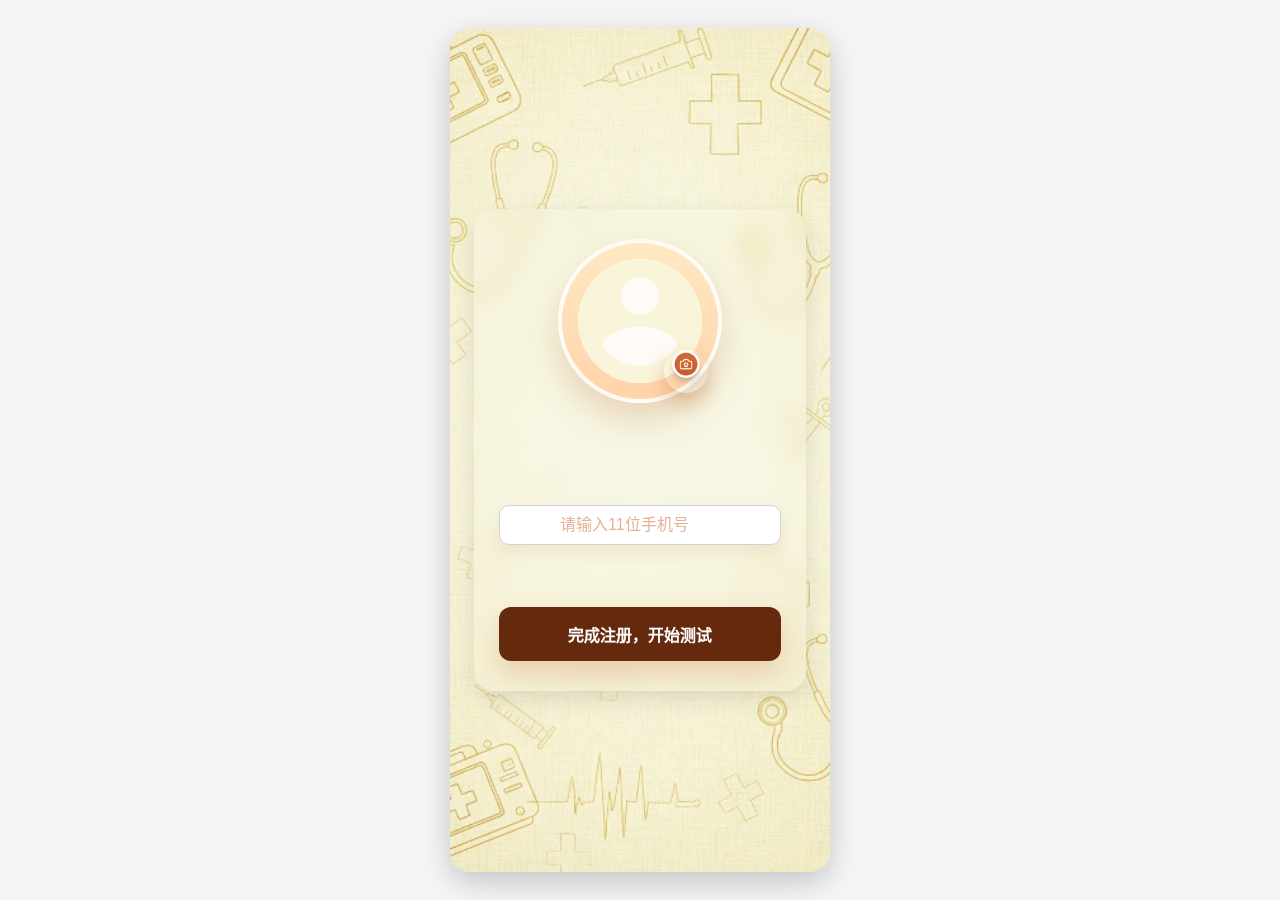
<file: index.html>
<!DOCTYPE html>
<html lang="zh-CN">
<head>
    <meta charset="UTF-8">
    <meta name="viewport" content="width=device-width, initial-scale=1.0, viewport-fit=cover, maximum-scale=1.0">
    <title>医生职业人格测试</title>
    <link rel="stylesheet" href="style.css">
</head>
<body>
    <div id="app">
        <!-- 页面内容将通过JavaScript动态生成 -->
    </div>

    <script>
        // 页面加载时检查用户状态
window.onload = function() {
    // 先检查 URL 参数（保持原有功能）
    if (checkUrlParams()) {
        return;
    }
    
    // 检查用户是否注册
    const userInfo = localStorage.getItem('userInfo');
    if (!userInfo || !JSON.parse(userInfo).registered) {
        // 如果未注册，跳转到注册页面
        window.location.href = 'register.html';
        return;
    }
    
    // 如果已注册，显示开始页面
    renderStartPage();
};
        // 完整的测试数据
        const testData = {
            questions: [
                {
                    id: 1,
                    text: "面对一个情绪激动、对治疗方案充满疑虑的患者家属，你首先会？",
                    options: [
                        { text: "用解剖图、数据和文献，清晰解释方案的原理和必要性。", scores: { 'A1': 1 } },
                        { text: "先安抚他的情绪，表示理解他的担心，建立信任关系。", scores: { 'A2': 1 } },
                        { text: "明确告诉他目前的最佳选择是什么，以及犹豫可能带来的后果。", scores: { 'A3': 1 } },
                        { text: "专注于演示治疗的关键步骤，用专业技艺打消技术性质疑。", scores: { 'A4': 1 } }
                    ]
                },
                {
                    id: 2,
                    text: "在科室团队建设中，你认为自己最能发挥价值的贡献是？",
                    options: [
                        { text: "确保每个人都清楚并遵守工作流程和规范，减少差错。", scores: { 'B1': 1 } },
                        { text: "分享前沿知识或带教年轻医生，提升团队整体水平。", scores: { 'B2': 1 } },
                        { text: "组织团建活动，或在冲突时充当'和事佬'，增强凝聚力。", scores: { 'B3': 1 } },
                        { text: "解决一个困扰大家已久的技术难题，或优化操作流程。", scores: { 'B4': 1 } }
                    ]
                },
                {
                    id: 3,
                    text: "最能让你从日常繁重工作中获得深层满足感的是？",
                    options: [
                        { text: "看到经手的每一个病例都流程规范、结果完美。", scores: { 'C1': 1 } },
                        { text: "成功完成了一台超高难度的手术，或诊断了一个罕见病。", scores: { 'C2': 1 } },
                        { text: "收到患者发自内心的感谢，或看到团队其乐融融。", scores: { 'C3': 1 } },
                        { text: "学习并掌握了一项全新技术，或对某个疾病有了全新认知。", scores: { 'C4': 1 } }
                    ]
                },
                {
                    id: 4,
                    text: "当你的诊疗意见在科室会议上被挑战时，你通常：",
                    options: [
                        { text: "准备更多支持性数据，乐于进行一场理性的学术辩论。", scores: { 'A1': 1 } },
                        { text: "更关注对方情绪和立场，尝试寻找一个双方都能接受的共识点。", scores: { 'A2': 1 } },
                        { text: "直指问题的核心，要求对方提出更具操作性的替代方案。", scores: { 'A3': 1 } },
                        { text: "认为实践是检验真理的标准，提议用实际效果或模拟来验证。", scores: { 'A4': 1 } }
                    ]
                },
                {
                    id: 5,
                    text: "在接手一个新项目时，你最先关注的问题是：",
                    options: [
                        { text: "我们的标准操作流程和质控点在哪里？", scores: { 'B1': 1 } },
                        { text: "这个项目的长远意义是什么？如何激发团队的热情？", scores: { 'B2': 1 } },
                        { text: "项目成员各自的优势和想法是什么？如何合理分工协作？", scores: { 'B3': 1 } },
                        { text: "项目的核心技术瓶颈是什么？如何解决它？", scores: { 'B4': 1 } }
                    ]
                },
                {
                    id: 6,
                    text: "你选择医生这个职业，内心深处最持久的驱动力是？",
                    options: [
                        { text: "履行'健康所系，性命相托'的社会责任与承诺。", scores: { 'C1': 1 } },
                        { text: "享受战胜疾病、突破生命科学极限带来的成就感。", scores: { 'C2': 1 } },
                        { text: "渴望与人建立深刻的连接，并通过帮助他人实现价值。", scores: { 'C3': 1 } },
                        { text: "对人类身体的奥秘和医学的未知领域充满无限好奇。", scores: { 'C4': 1 } }
                    ]
                },
                {
                    id: 7,
                    text: "在处理一份复杂的患者病历时，你更倾向于：",
                    options: [
                        { text: "制作详细的 timeline 和逻辑关系图，让病情演变一目了然。", scores: { 'A1': 1 } },
                        { text: "在记录中特别关注患者的心理状态和社会家庭因素。", scores: { 'A2': 1 } },
                        { text: "快速提炼出关键问题和待办事项列表，指导后续行动。", scores: { 'A3': 1 } },
                        { text: "对其中异常的影像学或检验指标进行深度挖掘和分析。", scores: { 'A4': 1 } }
                    ]
                },
                {
                    id: 8,
                    text: "如果让你为科室设计一个新的制度，你的重点是：",
                    options: [
                        { text: "确保制度的公平、稳定和可持续性，人人明确职责。", scores: { 'B1': 1 } },
                        { text: "制度要能鼓励创新和学习，为未来发展留出空间。", scores: { 'B2': 1 } },
                        { text: "制度要经过充分讨论，得到大多数人的认同，便于执行。", scores: { 'B3': 1 } },
                        { text: "制度必须能解决当前最影响效率的具体问题。", scores: { 'B4': 1 } }
                    ]
                },
                {
                    id: 9,
                    text: "在个人职业发展上，你更看重：",
                    options: [
                        { text: "在一个专业领域内成为最可靠、最资深的专家。", scores: { 'C1': 1 } },
                        { text: "不断攀登技术高峰，成为该领域内的'第一人'。", scores: { 'C2': 1 } },
                        { text: "建立一个有良好口碑和患者信任度的医疗团队。", scores: { 'C3': 1 } },
                        { text: "拥有探索不同亚专业、涉足交叉学科的自由度。", scores: { 'C4': 1 } }
                    ]
                }
            ],
            
            dimensions: {
                'A1': { name: '猫头鹰', type: '行为风格', icon: '🦉' },
                'A2': { name: '海豚', type: '行为风格', icon: '🐬' },
                'A3': { name: '狼', type: '行为风格', icon: '🐺' },
                'A4': { name: '猎豹', type: '行为风格', icon: '🐆' },
                'B1': { name: '基石', type: '团队角色', icon: '🧱' },
                'B2': { name: '灯塔', type: '团队角色', icon: '💡' },
                'B3': { name: '桥梁', type: '团队角色', icon: '🌉' },
                'B4': { name: '齿轮', type: '团队角色', icon: '⚙️' },
                'C1': { name: '大地', type: '核心驱动力', icon: '🌍' },
                'C2': { name: '火', type: '核心驱动力', icon: '🔥' },
                'C3': { name: '水', type: '核心驱动力', icon: '💧' },
                'C4': { name: '风', type: '核心驱动力', icon: '🌪️' }
            },
            
            results: {
    // 猫头鹰系列 (16种)
    'A1-B1-C1': {
        name: '逻辑的守护者',
        description: '你是一位严谨的体系构建者。你的思维如猫头鹰般冷静清晰，天然信赖逻辑与证据。在团队中，你是基石般的存在，致力于建立和维护稳固、可靠的医疗秩序。你内心的大地般厚重的责任感，让你将"零差错"视为最高追求。'
    },
    'A1-B1-C2': {
        name: '理性的革新者',
        description: '你以猫头鹰的逻辑构建基石般的稳定体系，却内心燃烧着火焰般的革新热情。你在保持严谨的同时，不断寻求技术突破，是医疗质量与技术创新并重的典范。'
    },
    'A1-B1-C3': {
        name: '秩序的关怀者',
        description: '你用猫头鹰的理性守护医疗秩序，同时怀抱着水一般的仁爱之心。你在严谨的流程中注入人文关怀，让冰冷的制度拥有温度。'
    },
    'A1-B1-C4': {
        name: '系统的探索者',
        description: '你以基石般的稳定支撑着医疗系统，却如风般渴望探索新知。你在维护秩序的同时，不断为体系注入新的知识与理念。'
    },
    'A1-B2-C1': {
        name: '严谨的引路人',
        description: '你如猫头鹰般逻辑严密，如灯塔般指引方向，内心坚守着大地的责任感。你是年轻医生最信赖的导师，用严谨的态度照亮后辈的道路。'
    },
    'A1-B2-C2': {
        name: '理性的启迪者',
        description: '你以逻辑启迪智慧，以热情点燃创新。在传道授业中，你既保持学术的严谨，又鼓励技术的突破。'
    },
    'A1-B2-C3': {
        name: '温暖的学者',
        description: '你兼具学者的严谨与师者的温暖，在传授知识的同时更注重培养医者仁心。'
    },
    'A1-B2-C4': {
        name: '开放的导师',
        description: '你以严谨的学术态度为基础，却保持开放的思维，鼓励学生探索多元的医学可能性。'
    },
    'A1-B3-C1': {
        name: '理性的协调者',
        description: '你用逻辑搭建沟通的桥梁，以责任感维系团队的稳定。在协调各方时，你总能找到最合理的解决方案。'
    },
    'A1-B3-C2': {
        name: '高效的联络官',
        description: '你以逻辑分析促进团队协作，以技术追求驱动效率提升，是跨科室合作的关键人物。'
    },
    'A1-B3-C3': {
        name: '共情的分析师',
        description: '你既能用逻辑分析问题，又能用共情理解各方需求，在复杂的人际网络中游刃有余。'
    },
    'A1-B3-C4': {
        name: '创新的沟通者',
        description: '你在维系团队和谐的同时，不断引入新的沟通方式和协作理念。'
    },
    'A1-B4-C1': {
        name: '精密的工程师',
        description: '你如精密的齿轮般驱动技术流程，以猫头鹰的严谨确保每个环节的准确无误。'
    },
    'A1-B4-C2': {
        name: '技术的架构师',
        description: '你既注重技术的精准执行，又追求技术的突破创新，是医疗技术发展的中坚力量。'
    },
    'A1-B4-C3': {
        name: '人本的技师',
        description: '你在追求技术完美的同时，不忘技术服务于人的本质，让高科技充满人文温度。'
    },
    'A1-B4-C4': {
        name: '前沿的工匠',
        description: '你以工匠精神打磨技术，以前沿视野探索可能，在专业领域不断开疆拓土。'
    },

    // 海豚系列 (16种)
    'A2-B1-C1': {
        name: '温暖的守护者',
        description: '你如海豚般温暖共情，如基石般可靠稳定，用关怀与责任共同守护医疗质量。'
    },
    'A2-B1-C2': {
        name: '激情的维稳者',
        description: '你在维护医疗秩序的同时，用激情感染团队，让稳定的体系充满活力。'
    },
    'A2-B1-C3': {
        name: '仁爱的基石',
        description: '你以仁爱之心行严谨之事，在恪守规范的同时给予患者最大的情感支持。'
    },
    'A2-B1-C4': {
        name: '开放的守护者',
        description: '你在守护传统价值的同时，保持开放的心态，为医疗体系注入新的关怀理念。'
    },
    'A2-B2-C1': {
        name: '心灵的导师',
        description: '你不仅传授知识技能，更注重培养医者仁心，是学生心灵的引路人。'
    },
    'A2-B2-C2': {
        name: '热情的启迪者',
        description: '你用热情点燃学生的学习兴趣，用共情理解他们的成长困惑。'
    },
    'A2-B2-C3': {
        name: '全人的教育家',
        description: '你注重培养学生的专业技能与人文素养，践行"全人"教育理念。'
    },
    'A2-B2-C4': {
        name: '创新的师者',
        description: '你在传承医学经典的同时，鼓励学生突破传统思维边界。'
    },
    'A2-B3-C1': {
        name: '责任的连接者',
        description: '你在连接各方时恪守责任，确保沟通的顺畅与医疗的安全。'
    },
    'A2-B3-C2': {
        name: '动力的枢纽',
        description: '你既是团队的粘合剂，又是前进的助推器，用热情驱动协作效率。'
    },
    'A2-B3-C3': {
        name: '共情的核心',
        description: '你天生就是情感的枢纽，能敏锐感知团队情绪，维系和谐的工作氛围。'
    },
    'A2-B3-C4': {
        name: '开放的协调者',
        description: '你在协调冲突时保持开放心态，总能找到让各方都满意的创新解决方案。'
    },
    'A2-B4-C1': {
        name: '关怀的技师',
        description: '你在精湛技术中注入人文关怀，让患者在接受治疗时感受到温暖。'
    },
    'A2-B4-C2': {
        name: '热情的工匠',
        description: '你以热情追求技术完美，让冰冷的医疗器械充满人性的温度。'
    },
    'A2-B4-C3': {
        name: '人性的艺术家',
        description: '你将医疗技术升华为艺术，在治疗中展现对人性的深刻理解。'
    },
    'A2-B4-C4': {
        name: '创新的关怀者',
        description: '你用创新思维改进技术流程，让患者关怀以更高效的方式实现。'
    },

    // 狼系列 (16种)
    'A3-B1-C1': {
        name: '果断的守护者',
        description: '你如狼般果决高效，如基石般稳固可靠，在危机时刻能迅速建立安全秩序。'
    },
    'A3-B1-C2': {
        name: '强势的革新者',
        description: '你以强势作风推动变革，用果决态度突破技术瓶颈，是科室改革的先锋。'
    },
    'A3-B1-C3': {
        name: '坚定的关怀者',
        description: '你在果断决策时不忘人文关怀，让高效的医疗不失温度。'
    },
    'A3-B1-C4': {
        name: '开放的改革者',
        description: '你用开放思维推动改革，以果决手腕落实创新，是传统与创新的桥梁。'
    },
    'A3-B2-C1': {
        name: '强势的导师',
        description: '你以强势风格指导学生，用坚定信念传承医疗责任，是严师亦是明师。'
    },
    'A3-B2-C2': {
        name: '激情的领袖',
        description: '你以激情感染团队，以果决引领方向，是技术攻关的灵魂人物。'
    },
    'A3-B2-C3': {
        name: '坚定的引路人',
        description: '你在严格要求学生的同时给予情感支持，培养德才兼备的医疗人才。'
    },
    'A3-B2-C4': {
        name: '开拓的教育家',
        description: '你以开拓精神改革教学模式，用坚定意志推动教育创新。'
    },
    'A3-B3-C1': {
        name: '高效的协调者',
        description: '你在协调资源时果决高效，在沟通各方时坚守原则，是团队的方向盘。'
    },
    'A3-B3-C2': {
        name: '动力的核心',
        description: '你既是团队的凝聚者，又是前进的驱动力，用激情点燃协作效率。'
    },
    'A3-B3-C3': {
        name: '坚定的连接者',
        description: '你在维系团队和谐时展现坚定立场，让沟通既有温度又有原则。'
    },
    'A3-B3-C4': {
        name: '创新的统帅',
        description: '你用创新思维改善团队协作，以统帅魄力推动改革落实。'
    },
    'A3-B4-C1': {
        name: '精准的指挥官',
        description: '你在技术操作中展现指挥才能，用果决态度确保流程精准。'
    },
    'A3-B4-C2': {
        name: '技术的将军',
        description: '你以将军气概统帅技术团队，用激情追求技术卓越。'
    },
    'A3-B4-C3': {
        name: '坚定的工匠',
        description: '你在追求技术完美时展现坚定意志，让精湛技艺服务人文关怀。'
    },
    'A3-B4-C4': {
        name: '改革的工程师',
        description: '你用创新思维改革技术流程，以果决手腕推动技术革命。'
    },

    // 猎豹系列 (16种)
    'A4-B1-C1': {
        name: '精准的守门人',
        description: '你如猎豹般专注精准，如基石般恪守规范，是医疗质量的最后防线。'
    },
    'A4-B1-C2': {
        name: '技术的突破者',
        description: '你以精准操作突破技术极限，用专注态度追求卓越成就。'
    },
    'A4-B1-C3': {
        name: '艺术的守护者',
        description: '你将医疗技术升华为艺术，在精准操作中注入人文情怀。'
    },
    'A4-B1-C4': {
        name: '探索的专家',
        description: '你在专业领域深度探索，用精准技艺开拓新的技术疆域。'
    },
    'A4-B2-C1': {
        name: '精准的导师',
        description: '你以精准要求培养学生，用专业态度传承医疗责任。'
    },
    'A4-B2-C2': {
        name: '技艺的大师',
        description: '你既是技术大师，又是激情导师，培养下一代技术领军人才。'
    },
    'A4-B2-C3': {
        name: '温暖的专家',
        description: '你在传授精湛技艺时不忘培养仁心，是德艺双馨的医学教育家。'
    },
    'A4-B2-C4': {
        name: '开放的宗师',
        description: '你以开放心态传授技艺，鼓励学生突破传统技术边界。'
    },
    'A4-B3-C1': {
        name: '技术的协调者',
        description: '你用技术专长促进团队协作，以精准思维优化沟通效率。'
    },
    'A4-B3-C2': {
        name: '创新的枢纽',
        description: '你既是技术核心，又是创新枢纽，用激情驱动团队技术进步。'
    },
    'A4-B3-C3': {
        name: '精准的沟通者',
        description: '你在技术沟通中展现精准思维，在团队协作中注入人文关怀。'
    },
    'A4-B3-C4': {
        name: '开放的专家',
        description: '你在专业领域深度钻研，同时保持开放心态促进跨领域合作。'
    },
    'A4-B4-C1': {
        name: '极致的技术家',
        description: '你追求技术的极致完美，用专注态度确保每个细节的精准。'
    },
    'A4-B4-C2': {
        name: '技艺的巅峰',
        description: '你站在技术领域的巅峰，用激情持续突破自我极限。'
    },
    'A4-B4-C3': {
        name: '人文的艺术家',
        description: '你将冰冷的技术转化为温暖的艺术，在精准中展现人性光辉。'
    },
    'A4-B4-C4': {
        name: '自由的探索者',
        description: '你在技术海洋中自由探索，用创新思维开拓无限可能。'
    }
}
                          };
    
        let currentQuestion = 0;
        let selectedOption = null;
        let scores = {
            'A1': 0, 'A2': 0, 'A3': 0, 'A4': 0,
            'B1': 0, 'B2': 0, 'B3': 0, 'B4': 0, 
            'C1': 0, 'C2': 0, 'C3': 0, 'C4': 0
        };

        const START_PAGE_ILLUSTRATION = 'https://www.figma.com/api/mcp/asset/1261098d-3556-4cde-b846-0c2b7b035670';

        // 渲染启动页
        function renderStartPage() {
            document.getElementById('app').innerHTML = `
                <div class="page start-page">
                    <img class="start-title-image" src="images/start-title.png" alt="职业人格测试标题">
                    <div class="start-illustration">
                        <img src="${START_PAGE_ILLUSTRATION}" alt="猫头鹰医生插画">
                    </div>
                    <button class="start-button" onclick="startTest()">开始测试</button>
                </div>
            `;
        }
    
        // 渲染问题页面
        function renderQuestion() {
            const question = testData.questions[currentQuestion];
            const totalQuestions = testData.questions.length;
            const progress = ((currentQuestion + 1) / totalQuestions) * 100;
            const progressPercent = Math.max(0, Math.min(100, Math.round(progress)));
            
            document.getElementById('app').innerHTML = `
                <div class="page question-page">
                    <div class="question-header">
                        <div class="question-status">
                            <span class="question-index">问题 ${currentQuestion + 1} / ${totalQuestions}</span>
                            <span class="question-percentage">${progressPercent}%</span>
                        </div>
                        <div class="progress-track">
                            <div class="progress-fill" style="width: ${progress}%"></div>
                        </div>
                    </div>
                    <div class="question">
                        <h2 class="question-title">${question.text}</h2>
                        <div class="options">
                            ${question.options.map((option, index) => `
                                <div class="option" onclick="selectOption(${index})">
                                    <span class="option-text">${option.text}</span>
                                </div>
                            `).join('')}
                        </div>
                    </div>
                    <button class="btn" id="next-btn" onclick="nextQuestion()" disabled>
                        ${currentQuestion === totalQuestions - 1 ? '查看结果' : '下一题'}
                    </button>
                </div>
            `;
        }
    
        // 选择选项
        function selectOption(index) {
            selectedOption = index;
            
            // 移除所有选项的高亮
            const options = document.querySelectorAll('.option');
            options.forEach(opt => opt.classList.remove('selected'));
            
            // 高亮当前选项
            options[index].classList.add('selected');
            
            // 启用按钮
            document.getElementById('next-btn').disabled = false;
        }
    
        // 下一题
        function nextQuestion() {
            // 记录当前题目的分数
            if (selectedOption !== null) {
                const currentScores = testData.questions[currentQuestion].options[selectedOption].scores;
                Object.keys(currentScores).forEach(dimension => {
                    scores[dimension] += currentScores[dimension];
                });
            }
    
            if (currentQuestion < testData.questions.length - 1) {
                currentQuestion++;
                selectedOption = null;
                renderQuestion();
            } else {
                showResult();
            }
        }
              
                // 开始测试
      function startTest() {
            currentQuestion = 0;
            selectedOption = null;
            // 重置分数
            Object.keys(scores).forEach(key => { scores[key] = 0; });
            renderQuestion();
        }
  
                // 显示完整结果
     function showResult() {
    const dimensionA = getTopDimension(['A1', 'A2', 'A3', 'A4']);
    const dimensionB = getTopDimension(['B1', 'B2', 'B3', 'B4']);
    const dimensionC = getTopDimension(['C1', 'C2', 'C3', 'C4']);
    
    const resultKey = `${dimensionA}-${dimensionB}-${dimensionC}`;
    const result = testData.results[resultKey] || {
        name: '独特的探索者',
        description: '你的组合非常独特，展现了多元化的职业特质。你在不同情境下能够灵活切换思维模式，是医疗团队中难得的全能型人才。'
    };          

    // 获取用户信息
    const userInfo = JSON.parse(localStorage.getItem('userInfo'));
    const avatarUrl = userInfo ? userInfo.avatar : 'images/default-avatar.png';

    document.getElementById('app').innerHTML = `
        <div class="page result-page">
            <div class="result-content">
                <!-- 头像和标题区域 -->
                <div class="result-header">
                    <img src="${avatarUrl}" alt="用户头像" class="result-avatar">
                    <div class="result-title-container">
                        <!-- 1. 结果名称 -->
                        <div class="result-main-title">${result.name}</div>
                        
                        <!-- 2. 三个元素的文字表述 -->
                        <div class="result-combination">
                            ${testData.dimensions[dimensionA].name} · ${testData.dimensions[dimensionB].name} · ${testData.dimensions[dimensionC].name}
                        </div>
                    </div>
                </div>
                
                <!-- 3. 图标区域 -->
                <div class="result-icon-layout">
                    <!-- 动物形象 - 占据主要位置 -->
                    <div class="main-animal">
                        <img src="images/icons/${dimensionA}.png" alt="${testData.dimensions[dimensionA].name}">
                    </div>
                    
                    <!-- 右侧两个元素图标 -->
                    <div class="side-icons">
                        <div class="side-icon">
                            <div class="icon-circle">
                                <img src="images/icons/${dimensionB}.png" alt="${testData.dimensions[dimensionB].name}">
                            </div>
                        </div>
                        <div class="side-icon">
                            <div class="icon-circle">
                                <img src="images/icons/${dimensionC}.png" alt="${testData.dimensions[dimensionC].name}">
                            </div>
                        </div>
                    </div>
                </div>
                
                <!-- 4. 结果描述 -->
                <div class="result-description">
                    ${result.description}
                </div>
            </div>
            
            <!-- 5. 操作按钮 -->
            <div class="result-actions">
                <button class="btn-primary" onclick="shareResult()">分享结果</button>
                <button class="btn-secondary" onclick="restartTest()">重新测试</button>
            </div>
        </div>
    `;
}
        
          // 复制到剪贴板
    function copyToClipboard(text) {
            navigator.clipboard.writeText(text).then(() => {
                alert('结果已复制到剪贴板，快去分享给同事吧！\n\n' + text);
            }).catch(() => {
                const textArea = document.createElement('textarea');
                textArea.value = text;
                document.body.appendChild(textArea);
                textArea.select();
                document.execCommand('copy');
                document.body.removeChild(textArea);
                alert('结果已复制，快去分享给同事吧！');
            });
        }
                      // 重新开始
    function restartTest() {
            currentQuestion = 0;
            selectedOption = null;
            // 重置分数
            Object.keys(scores).forEach(key => { scores[key] = 0; });
            renderStartPage();
        }
        
                    // 获取维度最高分
   function getTopDimension(dimensions) {
            let topDimension = dimensions[0];
            let topScore = scores[topDimension];
            
            for (let i = 1; i < dimensions.length; i++) {
                if (scores[dimensions[i]] > topScore) {
                    topDimension = dimensions[i];
                    topScore = scores[dimensions[i]];
                }
            }
            
            return topDimension;
        }

        // 分享结果
        function shareResult() {
            const dimensionA = getTopDimension(['A1', 'A2', 'A3', 'A4']);
            const dimensionB = getTopDimension(['B1', 'B2', 'B3', 'B4']);
            const dimensionC = getTopDimension(['C1', 'C2', 'C3', 'C4']);
            const resultKey = `${dimensionA}-${dimensionB}-${dimensionC}`;
            const result = testData.results[resultKey] || {
                name: '独特的探索者',
                description: '你的组合非常独特，展现了多元化的职业特质。'
            };

            const shareText = `我的医生职业人格是：${testData.dimensions[dimensionA].name}-${testData.dimensions[dimensionB].name}-${testData.dimensions[dimensionC].name}（${result.name}）\n快来测试你的医生职业人格魔方吧！`;

            copyToClipboard(shareText);
        }

        // URL参数检测函数
        function checkUrlParams() {
            const urlParams = new URLSearchParams(window.location.search);
            
            // 检查是否有testresult参数
            if (urlParams.has('testresult')) {
                // 设置测试用的分数，确保每个维度都有一个明确的最高分
                const testScores = {
                    'A1': 3, 'A2': 1, 'A3': 0, 'A4': 0,  // 猫头鹰最高
                    'B1': 1, 'B2': 0, 'B3': 3, 'B4': 0,  // 桥梁最高  
                    'C1': 0, 'C2': 0, 'C3': 3, 'C4': 1   // 水最高
                };
                
                // 更新分数并显示结果
                Object.keys(testScores).forEach(key => {
                    scores[key] = testScores[key];
                });
                
                showResult();
                return true;
            }
            
            return false;
        }

        // 初始化
        if (!checkUrlParams()) {
    renderStartPage();
}
    </script>
</body>
</html>
</file>
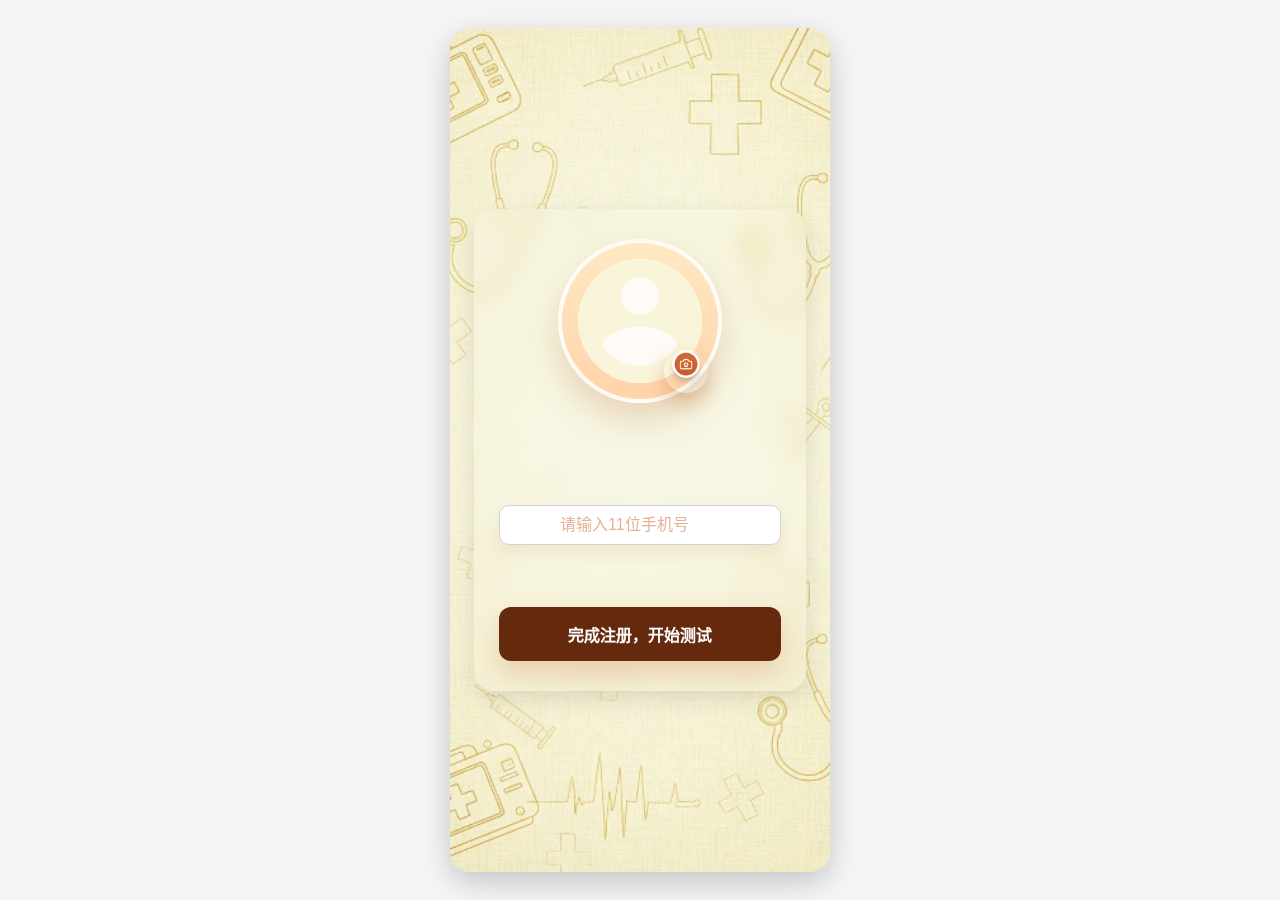
<file: register.html>
<!DOCTYPE html>
<html lang="zh-CN">
<head>
    <meta charset="UTF-8">
    <meta name="viewport" content="width=device-width, initial-scale=1.0">
    <title>注册 - 医生趣味测试</title>
    <link rel="stylesheet" href="style.css">
    <style>
        /* 基础重置 */
        * {
            margin: 0;
            padding: 0;
            box-sizing: border-box;
        }

        body.register-body {
            font-family: "Noto Sans SC", "PingFang SC", "Microsoft YaHei", sans-serif;
            display: flex;
            justify-content: center;
            align-items: center;
            min-height: 100vh;
            padding: 20px;
        }

        /* 注册页面内容区域 */
        .register-page {
            width: 100%;
            max-width: 380px; /* 限制最大宽度为手机尺寸 */
            min-height: 844px;
            background-image: url('images/background.jpg');
            background-size: cover;
            background-position: center;
            border-radius: 20px;
            box-shadow: 0 10px 30px rgba(0, 0, 0, 0.2);
            display: flex;
            justify-content: center;
            align-items: center;
            padding: 40px 24px;
        }

        /* 注册卡片 */
        .register-shell {
            width: 100%;
            background: rgba(255, 255, 255, 0.1);
            border-radius: 20px;
            padding: 30px 25px;
            box-shadow: 0 8px 25px rgba(0, 0, 0, 0.1);
            text-align: center;
            backdrop-filter: blur(10px);
        }

        /* 头像区域 */
        .avatar-section {
            margin-bottom: 30px;
        }
  
        .avatar-placeholder {
            text-align: center;
            color: #6c757d;
            font-size: 12px;
        }

.avatar-icon {
    width: 42px;
    height: 42px;
    background-image: url('images/camera.png');
    background-size: contain;
    background-repeat: no-repeat;
    background-position: center;
}

.avatar-mini-icon {
    background-image: url('images/camera.png');
    background-size: 100%;
    background-repeat: no-repeat;
    background-position: center;
}

/* 隐藏原来的绘制图标 */
.avatar-icon::before,
.avatar-icon::after,
.avatar-mini-icon::before,
.avatar-mini-icon::after {
    display: none;
}
        .avatar-badge {
            position: absolute;
            bottom: 5px;
            right: 5px;
            width: 24px;
            height: 24px;
            background: #65290d;
            border: 2px solid white;
            border-radius: 50%;
            display: flex;
            align-items: center;
            justify-content: center;
            cursor: pointer;
        }
        


        /* 表单字段 */
        .register-field {
            margin: 20px 0;
            text-align: left;
        }

        .field-label {
            display: block;
            margin-bottom: 8px;
            font-weight: 600;
            color: #495057;
            font-size: 14px;
        }

        .field-icon {
            margin-right: 8px;
        }

        #phoneInput {
            width: 100%;
            padding: 10px 60px;
            border: 1px solid #ced4da;
            border-radius: 10px;
            font-size: 16px;
            background: white;
        }

        #phoneInput:focus {
            outline: none;
            border-color: #65290d;
            box-shadow: 0 0 0 2px rgba(33, 150, 243, 0.2);
        }

        /* 提交按钮 */
        .register-submit {
            width: 100%;
            background: linear-gradient(135deg, #65290d, #65290d);
            color: white;
            border: none;
            padding: 15px;
            border-radius: 12px;
            font-size: 16px;
            font-weight: 600;
            cursor: pointer;
            margin-top: 10px;
            transition: all 0.3s;
        }

        .register-submit:hover {
            transform: translateY(-2px);
            box-shadow: 0 5px 15px rgba(33, 150, 243, 0.4);
        }

        .file-input {
            display: none;
        }

        /* 头像预览 */
        #avatarPreview {
            width: 100%;
            height: 100%;
            border-radius: 50%;
            object-fit: cover;
            display: none;
        }

        #avatarPreview.visible {
            display: block;
        }

        .avatar-placeholder.hidden {
            display: none;
        }
    </style>
</head>
<body class="register-body">
    <div class="register-page">
        <div class="register-shell">
            <div class="avatar-section">
                <button type="button" class="avatar-uploader" onclick="document.getElementById('avatarInput').click()">
                    <div class="avatar-ring">
                        <div class="avatar-base">
                            <img id="avatarPreview" src="images/default-avatar.png" alt="头像预览" class="visible">
                            <div class="avatar-placeholder" id="avatarPlaceholder">
                                <span class="avatar-icon"></span>            
                            </div>
                        </div>
                        <span class="avatar-mini-icon"></span>
                    </div>
                </button>
                <input type="file" id="avatarInput" class="file-input" accept="image/*">
            </div>

            <div class="register-field">
                <label for="phoneInput" class="field-label">
                    
                </label>
                <input type="tel" id="phoneInput" placeholder="请输入11位手机号" maxlength="11">
            </div>

            <button class="register-submit" onclick="startTest()">完成注册，开始测试</button>
        </div>
    </div>

    <script>
        // 头像预览功能
        document.getElementById('avatarInput').addEventListener('change', function(e) {
            const file = e.target.files[0];
            if (!file) return;

            const reader = new FileReader();
            reader.onload = function(evt) {
                const preview = document.getElementById('avatarPreview');
                const placeholder = document.getElementById('avatarPlaceholder');
                preview.src = evt.target.result;
                preview.classList.add('visible');
                placeholder.classList.add('hidden');
            };
            reader.readAsDataURL(file);
        });

        // 开始测试函数
        function startTest() {
            const phone = document.getElementById('phoneInput').value;
            const preview = document.getElementById('avatarPreview');
            const avatar = preview.src || '';
            
            // 简单的手机号验证
            if (!phone || phone.length !== 11) {
                alert('请输入正确的手机号');
                return;
            }
            
            // 保存用户信息到本地存储
            const userInfo = {
                phone: phone,
                avatar: avatar,
                registered: true
            };
            localStorage.setItem('userInfo', JSON.stringify(userInfo));
            
            // 跳转到测试页面
            window.location.href = 'index.html';
        }
        
        // 检查是否已经注册
        document.addEventListener("DOMContentLoaded", () => {
    const userInfo = localStorage.getItem('userInfo');
    if (userInfo && JSON.parse(userInfo).registered) {
        window.location.replace('index.html');
    }
});

    </script>
</body>
</html>
</file>
<file: style.css>
/* 预加载关键背景图 */
body::before {
    content: "";
    position: absolute;
    width: 0;
    height: 0;
    overflow: hidden;
    z-index: -1;
    background-image: url('images/background.jpg');
}
/* 全局布局 */
*, *::before, *::after {
    box-sizing: border-box;
}

body {
    margin: 0;
    font-family: Arial, sans-serif;
    background: #f5f5f5;
    color: #1f2937;
    min-height: 100vh;
}

#app {
    width: 100%;
    min-height: 100vh;
    margin: 0 auto;
}

.page {
    position: relative;
    width: 100%;
    min-height: 100vh;
    padding: 30px;
    border-radius: 0;
    box-shadow: none;
    overflow: hidden;
    display: flex;
    flex-direction: column;
    background: transparent;
}

.page::before {
    content: "";
    position: absolute;
    top: 0;
    left: 0;
    right: 0;
    bottom: 0;
    background-image: url('images/background.jpg');
    background-size: cover;
    background-position: center;
    background-repeat: no-repeat;
    z-index: -2;
    /* 添加性能优化 */
    image-rendering: -webkit-optimize-contrast;
    image-rendering: crisp-edges;
}

.page::after {
    content: "";
    position: absolute;
    top: 0;
    left: 0;
    right: 0;
    bottom: 0;
    background: rgba(255, 255, 255, 0.88);
    z-index: -1;
}

/* 确保内容在背景之上 */
.page > * {
    position: relative;
    z-index: 1;
}

/* 移动端样式 */
@media (max-width: 768px) {
    body {
        padding: 0;
    }
    .page {
        border-radius: 0;
        box-shadow: none;
    }
}

/* 桌面端模拟手机卡片 */
@media (min-width: 769px) {
    body {
        display: flex;
        justify-content: center;
        align-items: flex-start;
        padding: 40px 0;
        min-height: 100vh;
    }
    #app {
        width: 375px;
    }
    .page {
        min-height: calc(100vh - 80px);
        border-radius: 32px;
        box-shadow: 0 20px 48px rgba(0, 0, 0, 0.15);
    }
}


.start-page {
    padding: 60px 24px 80px;
    gap: 32px;
    align-items: center;
    justify-content: flex-start;
    text-align: center;
    color: #6b3c1f;
}

.start-page::after {
    background: linear-gradient(180deg, rgba(255, 246, 228, 0.95) 0%, rgba(248, 224, 184, 0.95) 100%);
}

.question-page {
    padding: 48px 24px 72px;
    gap: 32px;
    color: #6b3c1f;
}

.question-page::after {
    background: linear-gradient(180deg, rgba(255, 246, 228, 0.95) 0%, rgba(248, 224, 184, 0.95) 100%);
}

.start-title-image {
    width: min(320px, 80%);
    height: auto;
    display: block;
}

.start-title-wrapper {
    position: relative;
    display: inline-flex;
    align-items: center;
    justify-content: center;
}

.start-title-tag {
    position: absolute;
    right: -12px;
    top: -12px;
    background: #65290d;
    color: #fffdfa;
    font-size: 0.8rem;
    font-weight: 600;
    padding: 6px 12px;
    border-radius: 999px;
    letter-spacing: 0.08em;
    box-shadow: 0 6px 12px rgba(101, 41, 13, 0.3);
}

.start-illustration {
    width: min(280px, 80%);
}

.start-illustration img {
    width: 100%;
    height: auto;
    display: block;
}

.start-button {
    width: 100%;
    max-width: 280px;
    padding: 14px 24px;
    border-radius: 12px;
    border: 2px solid #65290d;
    background: linear-gradient(180deg, #e58d46 0%, #c5662e 100%);
    color: #fff9f0;
    font-size: 1.1rem;
    font-weight: 700;
    letter-spacing: 0.1em;
    cursor: pointer;
    transition: transform 0.2s ease, box-shadow 0.2s ease;
}

.start-button:hover {
    box-shadow: 0 6px 16px rgba(101, 41, 13, 0.25);
    transform: translateY(-2px);
}

.start-button:active {
    transform: translateY(1px);
}

h1 {
    color: #2563eb;
    text-align: center;
}

.question {
    margin: 0;
}

.question-header {
    display: flex;
    flex-direction: column;
    gap: 12px;
}

.question-status {
    display: flex;
    justify-content: space-between;
    font-size: 0.95rem;
    color: rgba(74, 85, 101, 0.9);
    letter-spacing: -0.01em;
}

.question-index,
.question-percentage {
    font-family: 'Inter', 'Noto Sans SC', sans-serif;
}

.progress-track {
    position: relative;
    width: 100%;
    height: 8px;
    border-radius: 999px;
    background: rgba(3, 2, 19, 0.2);
    overflow: hidden;
}

.progress-fill {
    height: 100%;
    border-radius: inherit;
    background: #6b3c1f;
    transition: width 0.4s ease;
}

.question {
    display: flex;
    flex-direction: column;
    gap: 24px;
    flex: 1;
}

.question-title {
    margin: 0;
    text-align: center;
    font-size: 1.2rem;
    font-weight: 700;
    color: #6b3c1f;
    line-height: 1.5;
}

.options {
    display: flex;
    flex-direction: column;
    gap: 16px;
}

.option {
    position: relative;
    padding: 18px 20px;
    border-radius: 16px;
    background: rgba(255, 255, 255, 0.88);
    border: 1px solid rgba(107, 60, 31, 0.18);
    box-shadow: 0 6px 18px rgba(107, 60, 31, 0.08);
    color: #5c3a1b;
    font-size: 1rem;
    font-weight: 500;
    line-height: 1.6;
    cursor: pointer;
    transition: transform 0.2s ease, box-shadow 0.2s ease, border-color 0.2s ease, background 0.2s ease;
}

.option:hover {
    transform: translateY(-2px);
    border-color: rgba(161, 83, 32, 0.35);
    box-shadow: 0 10px 24px rgba(161, 83, 32, 0.18);
}

.option.selected {
    background: rgba(230, 166, 101, 0.22);
    border-color: #a1531f;
    box-shadow: 0 12px 28px rgba(161, 83, 32, 0.25);
}

.option-text {
    display: block;
}

.option.selected .option-text {
    font-weight: 600;
    color: #6b3c1f;
}

.btn {
    background: linear-gradient(180deg, #e58d46 0%, #c5662e 100%);
    color: #fff9f0;
    border: 2px solid #65290d;
    padding: 16px 24px;
    border-radius: 12px;
    cursor: pointer;
    width: 100%;
    max-width: 280px;
    font-size: 1.05rem;
    font-weight: 700;
    letter-spacing: 0.1em;
    align-self: center;
    transition: transform 0.2s ease, box-shadow 0.2s ease;
    box-shadow: 0 10px 24px rgba(101, 41, 13, 0.18);
}

.btn:not(:disabled):hover {
    transform: translateY(-2px);
    box-shadow: 0 14px 30px rgba(101, 41, 13, 0.25);
}

.btn:not(:disabled):active {
    transform: translateY(1px);
}

.btn:disabled {
    background: linear-gradient(180deg, rgba(229, 141, 70, 0.6) 0%, rgba(197, 102, 46, 0.6) 100%);
    border-color: rgba(101, 41, 13, 0.4);
    color: rgba(255, 244, 230, 0.75);
    box-shadow: none;
}

/* 结果页样式 */
.result-header {
    text-align: center;
    margin-bottom: 2rem;
}

.result-icons {
    display: flex;
    justify-content: center;
    gap: 1rem;
    margin: 1rem 0;
}

.icon {
    font-size: 3rem;
}

.result-combination {
    font-size: 14px;
    font-weight: 800;
    color: #8b5a3c;
    font-family: "Hiragino Kaku Gothic Std", "Noto Sans SC", "PingFang SC", "Microsoft YaHei", sans-serif;
    letter-spacing: 0.1em; /* 减少字母间距 */
    margin-top: 5px; /* 调整与标题的间距 */
}



.result-description {
    background: rgba(255, 252, 247, 0.95);
    padding: 24px 22px;
    border-radius: 18px;
    font-size: 1.02rem;
    line-height: 1.76;
    color: #4a321d;
    box-shadow: 0 4px 16px rgba(0, 0, 0, 0.08);
    border: 1px solid rgba(107, 60, 31, 0.12);
    max-width: 480px;
    width: 100%;
    margin: 0 auto;        /* 新增：让描述框整体居中 */
    text-align: left;    /* 新增：对齐方式 */
}


/* 确保整个结果内容区域左对齐 */
.result-content {
    display: flex;
    flex-direction: column;
    gap: 18px;
    align-items: flex-start; /* 改为左对齐 */
    padding-left: 20px; /* 使用你提供的左侧距离 */
    padding-top: 131px; /* 使用你提供的顶部距离 */
}

/* 确保图标布局也左对齐 */
.result-icon-layout {
    display: flex;
    align-items: center;
    justify-content: flex-start; /* 改为左对齐 */
    gap: 36px;
    width: 100%;
    max-width: 420px;
}

.action-buttons {
    display: flex;
    gap: 1rem;
    margin-top: 2rem;
}



/* 微交互优化 */
.option:active {
    transform: translateY(0);
}

/* 页面切换动画 */
.page {
    animation: fadeInUp 0.5s ease-out;
}

@keyframes fadeInUp {
    from {
        opacity: 0;
        transform: translateY(20px);
    }
    to {
        opacity: 1;
        transform: translateY(0);
    }
}

/* 进度条动画 */
.progress {
    transition: width 0.5s ease-in-out;
}

/* 响应式优化 */
@media (max-width: 480px) {
    body {
        padding: 10px;
    }
    
    .page {
        padding: 20px 15px;
    }
    
    .start-page {
        padding: 48px 20px 72px;
        gap: 28px;
        min-height: calc(100vh - 20px);
    }

    .question-page {
        padding: 40px 18px 64px;
        gap: 28px;
        min-height: calc(100vh - 20px);
    }

    .question-title {
        font-size: 0.8rem;
    }

    .options {
        gap: 14px;
    }

    .start-page h1 {
        font-size: 1.6rem;
    }

    .start-description {
        font-size: 0.9rem;
    }

    .start-button {
        max-width: 240px;
        font-size: 1rem;
    }
    
    .icon {
        font-size: 2.5rem;
    }
    
    .result-combination {
        font-size: 1.1rem;
    }
}

/* 加载状态 */
.loading {
    display: inline-block;
    width: 20px;
    height: 20px;
    border: 3px solid #ffffff;
    border-radius: 50%;
    border-top-color: transparent;
    animation: spin 1s ease-in-out infinite;
}

@keyframes spin {
    to { transform: rotate(360deg); }
}
/* 修复背景图显示问题 */
.page::before {
    content: "";
    position: absolute;
    top: 0;
    left: 0;
    right: 0;
    bottom: 0;
    background-image: url('images/background.jpg');
    background-size: cover;
    background-position: center;
    background-repeat: no-repeat;
    z-index: -2;
}

/* 确保.start-page和.question-page不覆盖背景图 */
.start-page::before,
.question-page::before {
    content: "";
    position: absolute;
    top: 0;
    left: 0;
    right: 0;
    bottom: 0;
    background-image: url('images/background.jpg');
    background-size: cover;
    background-position: center;
    background-repeat: no-repeat;
    z-index: -2;
}

.start-page::after,
.question-page::after {
    content: "";
    position: absolute;
    top: 0;
    left: 0;
    right: 0;
    bottom: 0;
    background: rgba(255, 255, 255, 0.1);
    z-index: -1;
}

/* 确保结果页使用相同的背景图 */
.result-page::before {
    content: "";
    position: absolute;
    top: 0;
    left: 0;
    right: 0;
    bottom: 0;
    background-image: url('images/background.jpg');
    background-size: cover;
    background-position: center;
    background-repeat: no-repeat;
    z-index: -2;
}

.result-page::after {
    content: "";
    position: absolute;
    top: 0;
    left: 0;
    right: 0;
    bottom: 0;
    background: rgba(255, 255, 255, 0.1); /* 调整透明度 */
    z-index: -1;
}
/* 结果页专用样式 */
.result-page {
    padding: 32px 24px 48px;
    display: flex;
    flex-direction: column;
    gap: 24px;
    min-height: 100vh;
}

.result-content {
    display: flex;
    flex-direction: column;
    gap: 18px;
    align-items: center;
}



.result-combination {
    font-size: 1.05rem;
    color: #5c3418;
    font-weight: 700;
    letter-spacing: 0.1em;/* 原来是 0.35，改得紧一点 */
    text-align: center;
}

.result-icon-layout {
    display: flex;
    align-items: center;
    justify-content: flex-start;
    gap: 15px; /* 减少主图标与侧图标的间距 */
    width: 100%;
    max-width: 380px; /* 稍微减少最大宽度 */
    margin-top: 15px; /* 调整与标题的间距 */
}

.side-icons {
    flex: 0 0 auto;
    display: flex;
    flex-direction: column;
    align-items: center;
    gap: 15px; /* 减少两个侧图标之间的间距 */
}

.main-animal {
    flex: 0 0 auto;
    display: flex;
    justify-content: center;
}

.main-animal img {
    width: auto;
    height: 200px;
    object-fit: contain;
    filter: drop-shadow(0 12px 32px rgba(41, 18, 0, 0.2));
}

.side-icons {
    flex: 0 0 auto;
    display: flex;
    flex-direction: column;
    align-items: center;
    gap: 24px;
}

.side-icon {
    display: flex;
    flex-direction: column;
    align-items: center;
    gap: 8px;
}

.icon-circle {
    width: 88px;
    height: 88px;
    border-radius: 50%;
    background: rgba(255, 255, 255, 0.1);
    display: flex;
    align-items: center;
    justify-content: center;
    border: 2px solid rgba(107, 60, 31, 0.25);
    box-shadow: 0 8px 18px rgba(107, 60, 31, 0.18);
}

.icon-circle img {
    width: 58px;
    height: 58px;
    object-fit: contain;
}


/* =========================== */
/* 注册页样式 (Figma node 3:2) */
/* =========================== */

body.register-body {
    margin: 0;
    padding: 0;
    /* 如果你要使用背景图，就不需要渐变背景 */
    /* background: linear-gradient(180deg, #f0fe1c 0%, #5b341a 100%); */
    color: #5b341a;
    font-family: "Noto Sans SC", "PingFang SC", "Microsoft YaHei", sans-serif;
    display: flex;
    justify-content: center;
    align-items: center;
}

.register-page {
    width: 100%;
    min-height: 100vh;
    background-image: url('images/register-background.png');
    background-size: cover;
    background-position: center;
    display: flex;
    justify-content: center;
    align-items: center;
    padding: 40px 24px;
}

.register-shell {
    width: min(360px, 100%);
    display: flex;
    flex-direction: column;
    align-items: center;
    gap: 32px;
}

.avatar-section {
    display: flex;
    justify-content: center;
}

.avatar-uploader {
    background: none;
    border: none;
    padding: 0;
    cursor: pointer;
}

.avatar-ring {
    position: relative;
    width: 164px;
    height: 164px;
    border-radius: 50%;
    display: flex;
    align-items: center;
    justify-content: center;
    background: linear-gradient(180deg, rgba(255, 231, 193, 0.95) 0%, rgba(255, 209, 167, 0.95) 100%);
    border: 4px solid rgba(255, 255, 255, 0.85);
    box-shadow: 0 16px 32px rgba(186, 110, 54, 0.25);
}

.avatar-base {
    width: 124px;
    height: 124px;
    border-radius: 50%;
    background: rgba(255, 255, 255, 0.88);
    position: relative;
    display: flex;
    align-items: center;
    justify-content: center;
    overflow: hidden;
}

.avatar-base img {
    width: 100%;
    height: 100%;
    object-fit: cover;
    opacity: 0;
    transition: opacity 0.2s ease;
}

.avatar-base img.visible {
    opacity: 1;
}

.avatar-placeholder {
    text-align: center;
    color: #6c757d;
    font-size: 12px;
    background: transparent; /* 确保背景透明 */
}

.avatar-placeholder.hidden {
    opacity: 0;
}

.avatar-icon {
    width: 42px;
    height: 42px;
    border-radius: 50%;
    background: #fff2e0;
    position: relative;
}

.avatar-icon::before,
.avatar-icon::after {
    content: "";
    position: absolute;
    border-radius: 3px;
    background: #c86832;
}

.avatar-icon::before {
    width: 18px;
    height: 14px;
    top: 50%;
    left: 50%;
    transform: translate(-50%, -50%);
}

.avatar-icon::after {
    width: 6px;
    height: 6px;
    border-radius: 50%;
    top: calc(50% - 3px);
    left: calc(50% - 3px);
    background: #fff2e0;
    box-shadow: inset 0 0 0 2px #c86832;
}

.avatar-mini-icon {
    position: absolute;
    bottom: 6px;
    right: 10px;
    width: 44px;
    height: 44px;
    border-radius: 50%;
    background: linear-gradient(180deg, #d06c35 0%, #b15324 100%);
    box-shadow: 0 10px 20px rgba(188, 97, 34, 0.32);
    display: flex;
    align-items: center;
    justify-content: center;
}

.avatar-mini-icon::before,
.avatar-mini-icon::after {
    content: "";
    position: absolute;
    border-radius: 3px;
    background: #ffe7d2;
}

.avatar-mini-icon::before {
    width: 16px;
    height: 12px;
}

.avatar-mini-icon::after {
    width: 6px;
    height: 6px;
    border-radius: 50%;
    top: calc(50% - 3px);
    left: calc(50% - 3px);
    background: transparent;
    box-shadow: inset 0 0 0 2px #ffe7d2;
}

.file-input {
    display: none;
}

.register-field {
    display: flex;
    flex-direction: column;
    gap: 12px;
}

.field-label {
    display: flex;
    align-items: center;
    gap: 8px;
    font-size: 0.95rem;
    font-weight: 600;
    color: #6b3c1f;
}

.field-icon {
    width: 20px;
    height: 20px;
    position: relative;
    display: inline-flex;
    align-items: center;
    justify-content: center;
}

.phone-icon::before,
.phone-icon::after {
    content: "";
    position: absolute;
    border-radius: 10px;
    border: 2px solid #d06c35;
}

.phone-icon::before {
    width: 12px;
    height: 18px;
}

.phone-icon::after {
    width: 4px;
    height: 2px;
    top: 3px;
    left: 50%;
    transform: translateX(-50%);
    background: #d06c35;
    border: none;
}

.register-field input {
    width: 100%;
    padding: 16px;
    border-radius: 18px;
    border: 2px solid rgba(208, 108, 53, 0.2);
    background: rgba(255, 255, 255, 0.);
    font-size: 1rem;
    color: #4a2f16;
    box-shadow: 0 8px 16px rgba(208, 108, 53, 0.12);
    transition: border-color 0.2s ease, box-shadow 0.2s ease;
}

.register-field input::placeholder {
    color: rgba(209, 128, 80, 0.6);
}

.register-field input:focus {
    outline: none;
    border-color: #d06c35;
    box-shadow: 0 0 0 4px rgba(208, 108, 53, 0.18);
}

.register-submit {
    padding: 18px;
    border-radius: 999px;
    border: none;
    background: linear-gradient(180deg, #d06c35 0%, #bb6028 100%);
    color: #fff5ec;
    font-size: 1.05rem;
    font-weight: 700;
    cursor: pointer;
    box-shadow: 0 14px 30px rgba(188, 97, 34, 0.25);
    transition: transform 0.2s ease, box-shadow 0.2s ease;
}

.register-submit:hover {
    transform: translateY(-2px);
    box-shadow: 0 18px 34px rgba(188, 97, 34, 0.3);
}

@media (max-width: 480px) {
    .register-page {
        padding: 30px 16px;
    }

    .register-shell {
        gap: 24px;
    }

    .avatar-circle {
        width: 100px;
        height: 100px;
        border-radius: 50%;
        background: transparent; /* 改为透明背景 */
        margin: 0 auto;
        position: relative;
        border: none; /* 去掉边框 */
        display: flex;
        align-items: center;
        justify-content: center;
        cursor: pointer;
        overflow: hidden;
    }
    

    .register-submit {
        font-size: 1rem;
    }

    .start-title-tag {
        right: -8px;
        top: -8px;
        font-size: 0.7rem;
        padding: 5px 10px;
    }
}


.icon-label {
    font-size: 0.9rem;
    font-weight: 600;
    color: #6b3c1f;
}

.result-description {
    background: rgba(255, 252, 247, 0.95);
    padding: 24px 22px;
    border-radius: 18px;
    font-size: 1.02rem;
    line-height: 1.76;
    color: #4a321d;
    box-shadow: 0 4px 16px rgba(0, 0, 0, 0.08);
    border: 1px solid rgba(107, 60, 31, 0.12);
    max-width: 480px;
    width: 100%;
}

/* 修复结果页按钮布局 - 确保在所有设备上横向排列 */
.result-actions {
    display: flex;
    flex-direction: row !important; /* 强制横向排列 */
    gap: 16px;
    justify-content: center;
    margin-top: auto;
    width: 100%;
    align-items: center;
}

/* 强制按钮横向排列，覆盖所有可能的媒体查询 */
.result-actions .btn {
    width: 160px !important;
    height: 56px !important;
    padding: 16px 24px !important;
    font-size: 1.1rem !important;
    font-weight: 700 !important;
    display: flex !important;
    align-items: center !important;
    justify-content: center !important;
    flex: 0 0 auto !important;
    min-width: 140px !important; /* 确保最小宽度 */
}

/* 针对小屏幕设备的特殊调整 */
@media (max-width: 420px) {
    .result-actions {
        flex-direction: row !important; /* 在小屏幕上仍然强制横向 */
        gap: 12px;
        padding: 0 10px;
    }
    
    .result-actions .btn {
        width: 48% !important; /* 使用百分比宽度适应小屏幕 */
        min-width: auto !important;
        font-size: 1rem !important;
        padding: 14px 16px !important;
    }
}

/* 针对超小屏幕的额外保护 */
@media (max-width: 360px) {
    .result-actions .btn {
        width: 46% !important; /* 更小的百分比 */
        font-size: 0.95rem !important;
        padding: 12px 14px !important;
    }
}

.result-page .btn-primary {
    background: #d06c35 !important;
    border: 2px solid #65290d !important;
    color: #fff5ec !important;
    box-shadow: 0 6px 16px rgba(101, 41, 13, 0.22) !important;
}

.result-page .btn-primary:hover {
    background: #e27a3e !important;
    transform: translateY(-2px) !important;
}

.result-page .btn-secondary {
    background: #fffcfa !important;
    border: 2px solid #65290d !important;
    color: #c5662e !important;
}

.result-page .btn-secondary:hover {
    background: rgba(208, 108, 53, 0.1) !important;
    transform: translateY(-2px) !important;
}

/* 确保在移动端按钮也足够大 */
@media (max-width: 480px) {
    .result-actions {
        flex-direction: row; /* 改为横向排列 */
        flex-wrap: wrap; /* 允许换行 */
    }
    
    .result-actions .btn {
        width: 140px !important;
        height: 52px !important;
        font-size: 1.05rem !important;
        flex: 0 0 auto; /* 防止按钮被压缩 */
    }
}

@media (max-width: 768px) {
    .result-page {
        padding: 28px 16px 44px;
    }

    .result-main-title {
        font-size: 1.8rem;
    }

    .result-combination {
        font-size: 0.95rem;
        letter-spacing: 0.28em;
    }

    .result-icon-layout {
        flex-direction: column;
        gap: 18px;
    }

    .side-icons {
        flex-direction: row;
        gap: 28px;
    }

    .result-description {
        font-size: 0.98rem;
    }

    .result-actions {
        flex-direction: column;
        gap: 12px;
    }
}

@media (max-width: 480px) {
    .result-main-title {
        font-size: 1.6rem;
    }

    .result-combination {
        font-size: 0.9rem;
        letter-spacing: 0.22em;
    }

    .icon-circle {
        width: 72px;
        height: 72px;
    }

    .icon-circle img {
        width: 44px;
        height: 44px;
    }
}
/* 头像相关样式 */
.result-avatar {
    width: 60px;
    height: 60px;
    border-radius: 50%;
    object-fit: cover;
    border: 2px solid #4CAF50;
    margin-right: 15px;
}

.result-header {
    display: flex;
    align-items: center;
    justify-content: center;
    margin-bottom: 20px;
}

/* 注册页面样式 */
.register-container {
    max-width: 400px;
    margin: 50px auto;
    padding: 20px;
    text-align: center;
}

.avatar-upload {
    margin: 20px 0;
}

.avatar-preview {
    width: 100px;
    height: 100px;
    border-radius: 50%;
    object-fit: cover;
    border: 3px solid #4CAF50;
    margin: 10px auto;
}

.upload-btn {
    background: #4CAF50;
    color: white;
    padding: 10px 20px;
    border: none;
    border-radius: 5px;
    cursor: pointer;
}

.phone-input {
    width: 100%;
    padding: 12px;
    margin: 10px 0;
    border: 1px solid #ddd;
    border-radius: 5px;
    font-size: 16px;
}
/* 结果页头像样式 */
/* 结果页标题区域优化 - 匹配第二个图效果 */
.result-header {
    display: flex;
    align-items: center;
    margin-bottom: 25px;
    padding: 0; /* 去掉内边距 */
    background: transparent !important; /* 去掉底色 */
    box-shadow: none !important; /* 去掉阴影 */
    border-radius: 0 !important; /* 去掉圆角 */
}

.result-avatar {
    width: 52px;
    height: 52px;
    border-radius: 50%;
    object-fit: cover;
    border: 2px solid #65290d;
    margin-right: 15px;
    flex-shrink: 0;
    background: white;
}

.result-title-container {
    flex: 1;
    text-align: left;
}

.result-main-title {
    font-size: 28px; /* 根据你的设计调整 */
    font-weight: 800; /* W8 字重 */
    color: #6b3c1f;
    margin-bottom: 4px;
    line-height: 1.2;
    font-family: "Hiragino Kaku Gothic Std", "Noto Sans SC", "PingFang SC", "Microsoft YaHei", sans-serif;
}

.result-combination {
    font-size: 20px; /* 根据你的设计调整 */
    font-weight: 800; /* W8 字重 */
    color: #8b5a3c;
    font-family: "Hiragino Kaku Gothic Std", "Noto Sans SC", "PingFang SC", "Microsoft YaHei", sans-serif;
}

/* 如果需要调整整体布局位置 */
.result-content {
    padding-top: 131px; /* 距离顶部 */
    padding-left: 20px; /* 距离左侧 */
    text-align: left;
}
.badge-camera-icon::before {
    content: ""; /* 去掉加号 */
    display: block;
    width: 16px;
    height: 16px;
    background-image: url('images/camera.png');
    background-size: contain;
    background-repeat: no-repeat;
    background-position: center;
}
.btn-primary, .btn-secondary {
    width: 100%;
    max-width: 280px;
    padding: 16px 24px;
    font-size: 1.1rem;
    border-radius: 12px;
    font-weight: 700;
}
</file>
